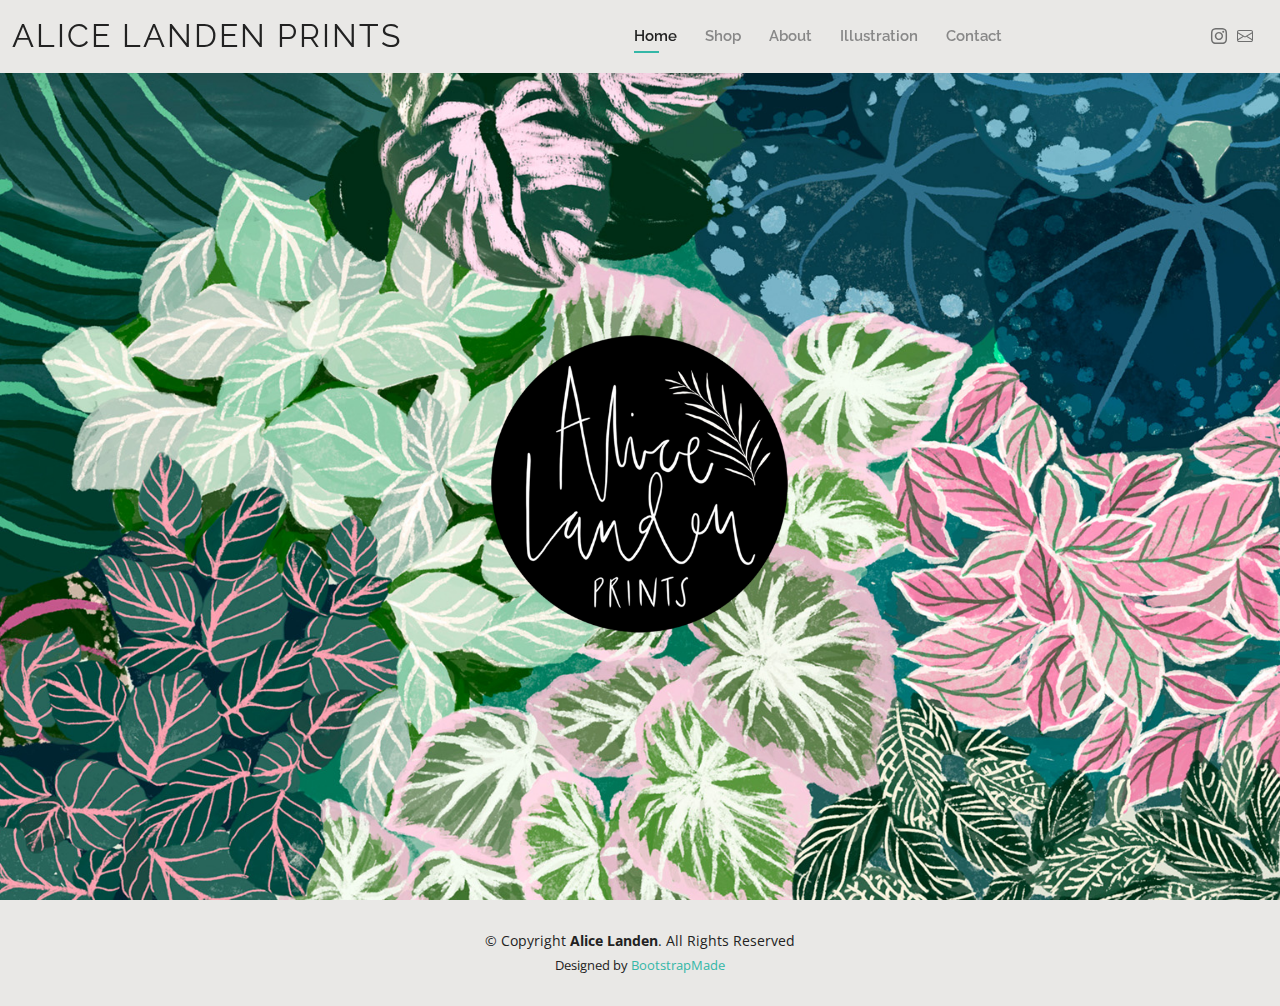
<file: index.html>
<!DOCTYPE html>
<html lang="en">

<head>
  <meta charset="utf-8">
  <meta content="width=device-width, initial-scale=1.0" name="viewport">

  <title>Alice Landen Prints</title>
  <meta content="" name="description">
  <meta content="" name="keywords">

  <!-- Favicons -->
  <link href="assets/img/favicon.ico" rel="icon">

  <!-- Google Fonts -->
  <link href="https://fonts.googleapis.com/css?family=Open+Sans:300,300i,400,400i,600,600i,700,700i|Raleway:300,300i,400,400i,500,500i,600,600i,700,700i|Poppins:300,300i,400,400i,500,500i,600,600i,700,700i" rel="stylesheet">

  <!-- Vendor CSS Files -->
  <link href="assets/vendor/aos/aos.css" rel="stylesheet">
  <link href="assets/vendor/bootstrap/css/bootstrap.min.css" rel="stylesheet">
  <link href="assets/vendor/bootstrap-icons/bootstrap-icons.css" rel="stylesheet">
  <link href="assets/vendor/boxicons/css/boxicons.min.css" rel="stylesheet">
  <link href="assets/vendor/glightbox/css/glightbox.min.css" rel="stylesheet">
  <link href="assets/vendor/swiper/swiper-bundle.min.css" rel="stylesheet">

  <!-- Template Main CSS File -->
  <link href="assets/css/style.css" rel="stylesheet">

  <!-- =======================================================
  * Template Name: Kelly - v4.7.0
  * Template URL: https://bootstrapmade.com/kelly-free-bootstrap-cv-resume-html-template/
  * Author: BootstrapMade.com
  * License: https://bootstrapmade.com/license/
  ======================================================== -->
</head>

<body>

  <!-- ======= Header ======= -->
  <header id="header" class="fixed-top">
    <div class="container-fluid d-flex justify-content-between align-items-center">

      <h1 class="logo me-auto me-lg-0"><a href="index.html">Alice Landen Prints</a></h1>

      <nav id="navbar" class="navbar order-last order-lg-0">
        <ul>
          <li><a class="active" href="index.html">Home</a></li>
          <li><a href="https://www.etsy.com/uk/shop/AliceLandenPrints" target="_blank">Shop</a></li>
          <li><a href="about.html">About</a></li>
          <li><a href="illustration.html">Illustration</a></li>
          <li><a href="contact.html">Contact</a></li>
        </ul>
        <i class="bi bi-list mobile-nav-toggle"></i>
      </nav><!-- .navbar -->

      <div class="header-social-links">
        <a href="https://www.instagram.com/alicelandenprints/" class="instagram"><i class="bi bi-instagram"></i></a>
        <a href="mailto:alicelanden@gmail.com" class="mail"><i class="bi bi-envelope"></i></a>
      </div>
    </div>

  </header><!-- End Header -->

  <!-- ======= Hero Section ======= -->
  <section id="hero" class="d-flex align-items-center">
    <div class="container d-flex flex-column align-items-center" data-aos="zoom-in" data-aos-delay="100">
      <a href="index.html" class="logo"><img src="assets/img/logo.png" alt="" class="img-fluid"></a>
    </div>
  </section><!-- End Hero -->

  <!-- ======= Footer ======= -->
  <footer id="footer">
    <div class="container">
      <div class="copyright">
        &copy; Copyright <strong><span>Alice Landen</span></strong>. All Rights Reserved
      </div>
      <div class="credits">
        <!-- All the links in the footer should remain intact. -->
        <!-- You can delete the links only if you purchased the pro version. -->
        <!-- Licensing information: https://bootstrapmade.com/license/ -->
        <!-- Purchase the pro version with working PHP/AJAX contact form: https://bootstrapmade.com/kelly-free-bootstrap-cv-resume-html-template/ -->
        Designed by <a href="https://bootstrapmade.com/">BootstrapMade</a>
      </div>
    </div>
  </footer><!-- End  Footer -->

  <div id="preloader"></div>
  <a href="#" class="back-to-top d-flex align-items-center justify-content-center"><i class="bi bi-arrow-up-short"></i></a>

  <!-- Vendor JS Files -->
  <script src="assets/vendor/purecounter/purecounter.js"></script>
  <script src="assets/vendor/aos/aos.js"></script>
  <script src="assets/vendor/bootstrap/js/bootstrap.bundle.min.js"></script>
  <script src="assets/vendor/glightbox/js/glightbox.min.js"></script>
  <script src="assets/vendor/isotope-layout/isotope.pkgd.min.js"></script>
  <script src="assets/vendor/swiper/swiper-bundle.min.js"></script>
  <script src="assets/vendor/waypoints/noframework.waypoints.js"></script>
  <script src="assets/vendor/php-email-form/validate.js"></script>

  <!-- Template Main JS File -->
  <script src="assets/js/main.js"></script>

</body>

</html>
</file>
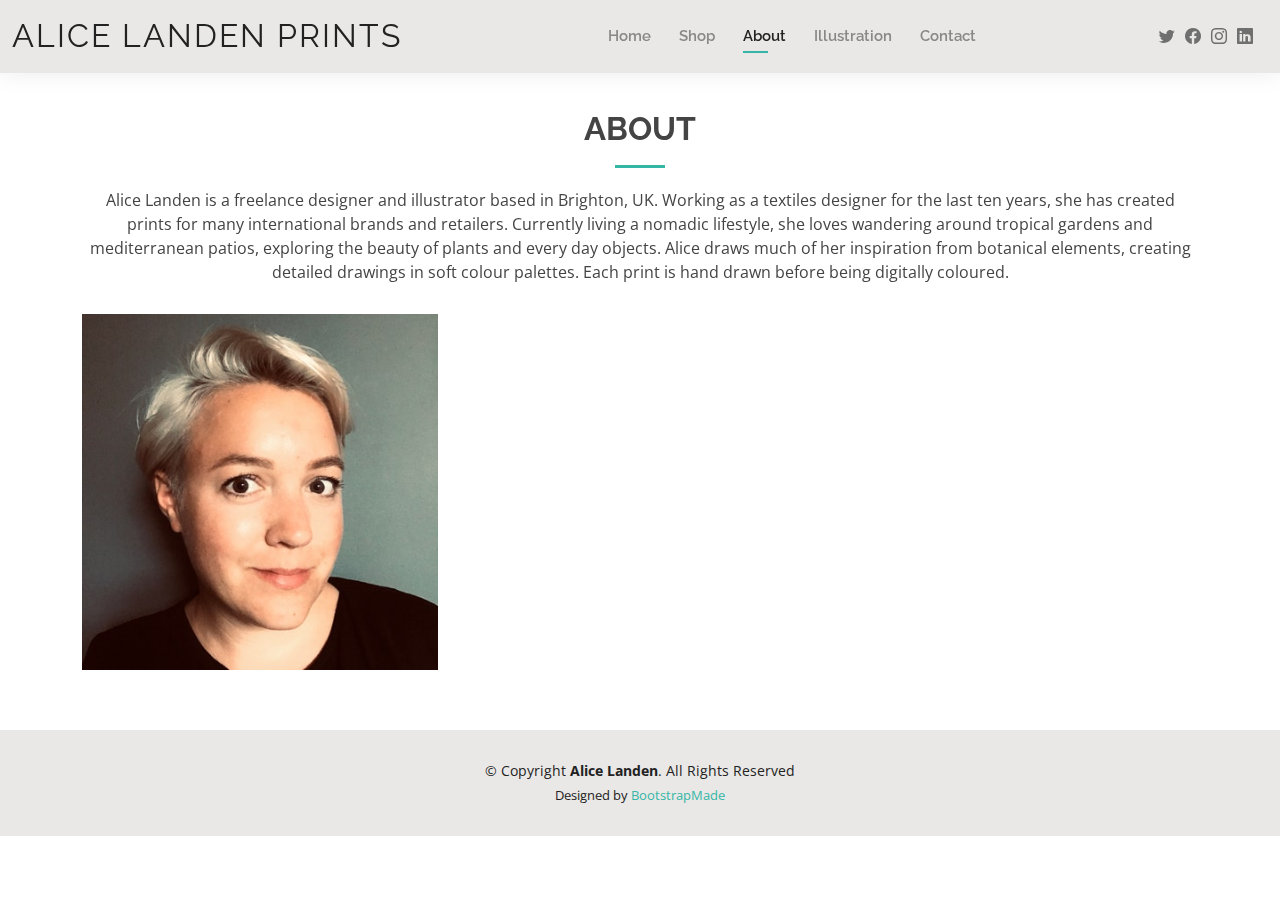
<file: about.html>
<!DOCTYPE html>
<html lang="en">

<head>
  <meta charset="utf-8">
  <meta content="width=device-width, initial-scale=1.0" name="viewport">

  <title>Alice Landen Prints</title>
  <meta content="" name="description">
  <meta content="" name="keywords">

  <!-- Favicons -->
  <link href="assets/img/favicon.ico" rel="icon">
  <link href="assets/img/favicon.ico" rel="apple-touch-icon">

  <!-- Google Fonts -->
  <link href="https://fonts.googleapis.com/css?family=Open+Sans:300,300i,400,400i,600,600i,700,700i|Raleway:300,300i,400,400i,500,500i,600,600i,700,700i|Poppins:300,300i,400,400i,500,500i,600,600i,700,700i" rel="stylesheet">

  <!-- Vendor CSS Files -->
  <link href="assets/vendor/aos/aos.css" rel="stylesheet">
  <link href="assets/vendor/bootstrap/css/bootstrap.min.css" rel="stylesheet">
  <link href="assets/vendor/bootstrap-icons/bootstrap-icons.css" rel="stylesheet">
  <link href="assets/vendor/boxicons/css/boxicons.min.css" rel="stylesheet">
  <link href="assets/vendor/glightbox/css/glightbox.min.css" rel="stylesheet">
  <link href="assets/vendor/swiper/swiper-bundle.min.css" rel="stylesheet">

  <!-- Template Main CSS File -->
  <link href="assets/css/style.css" rel="stylesheet">

  <!-- =======================================================
  * Template Name: Kelly - v4.7.0
  * Template URL: https://bootstrapmade.com/kelly-free-bootstrap-cv-resume-html-template/
  * Author: BootstrapMade.com
  * License: https://bootstrapmade.com/license/
  ======================================================== -->
</head>

<body>

  <!-- ======= Header ======= -->
  <header id="header" class="fixed-top">
    <div class="container-fluid d-flex justify-content-between align-items-center">

      <h1 class="logo me-auto me-lg-0"><a href="index.html">Alice Landen Prints</a></h1>
      <!-- Uncomment below if you prefer to use an image logo -->
      <!-- <a href="index.html" class="logo"><img src="assets/img/logo.png" alt="" class="img-fluid"></a>-->

      <nav id="navbar" class="navbar order-last order-lg-0">
        <ul>
          <li><a href="index.html">Home</a></li>
          <li><a href="https://www.etsy.com/uk/shop/AliceLandenPrints" target="_blank">Shop</a></li>
          <li><a class="active" href="about.html">About</a></li>
          <li><a href="illustration.html">Illustration</a></li>
          <li><a href="contact.html">Contact</a></li>
        </ul>
        <i class="bi bi-list mobile-nav-toggle"></i>
      </nav><!-- .navbar -->

      <div class="header-social-links">
        <a href="#" class="twitter"><i class="bi bi-twitter"></i></a>
        <a href="#" class="facebook"><i class="bi bi-facebook"></i></a>
        <a href="#" class="instagram"><i class="bi bi-instagram"></i></a>
        <a href="#" class="linkedin"><i class="bi bi-linkedin"></i></i></a>
      </div>

    </div>

  </header><!-- End Header -->

  <main id="main">

    <!-- ======= About Section ======= -->
    <section id="about" class="about">
      <div class="container" data-aos="fade-up">

        <div class="section-title">
          <h2>About</h2>
          <p>Alice Landen is a freelance designer and illustrator based in Brighton, UK. Working as a textiles designer for the last ten years, she has created prints for many international brands and retailers. Currently living a nomadic lifestyle, she loves wandering around tropical gardens and mediterranean patios, exploring the beauty of plants and every day objects. Alice draws much of her inspiration from botanical elements, creating detailed drawings in soft colour palettes. Each print is hand drawn before being digitally coloured.</p>
        </div>

        <div class="row">
          <div class="col-lg-4">
            <img src="assets/img/about.jpg" class="img-fluid" alt="">
          </div>
        </div>
      </div>
    </section>
  </main><!-- End #main -->

  <!-- ======= Footer ======= -->
  <footer id="footer">
    <div class="container">
      <div class="copyright">
        &copy; Copyright <strong><span>Alice Landen</span></strong>. All Rights Reserved
      </div>
      <div class="credits">
        <!-- All the links in the footer should remain intact. -->
        <!-- You can delete the links only if you purchased the pro version. -->
        <!-- Licensing information: https://bootstrapmade.com/license/ -->
        <!-- Purchase the pro version with working PHP/AJAX contact form: https://bootstrapmade.com/kelly-free-bootstrap-cv-resume-html-template/ -->
        Designed by <a href="https://bootstrapmade.com/">BootstrapMade</a>
      </div>
    </div>
  </footer><!-- End  Footer -->

  <div id="preloader"></div>
  <a href="#" class="back-to-top d-flex align-items-center justify-content-center"><i class="bi bi-arrow-up-short"></i></a>

  <!-- Vendor JS Files -->
  <script src="assets/vendor/purecounter/purecounter.js"></script>
  <script src="assets/vendor/aos/aos.js"></script>
  <script src="assets/vendor/bootstrap/js/bootstrap.bundle.min.js"></script>
  <script src="assets/vendor/glightbox/js/glightbox.min.js"></script>
  <script src="assets/vendor/isotope-layout/isotope.pkgd.min.js"></script>
  <script src="assets/vendor/swiper/swiper-bundle.min.js"></script>
  <script src="assets/vendor/waypoints/noframework.waypoints.js"></script>
  <script src="assets/vendor/php-email-form/validate.js"></script>

  <!-- Template Main JS File -->
  <script src="assets/js/main.js"></script>

</body>

</html>
</file>
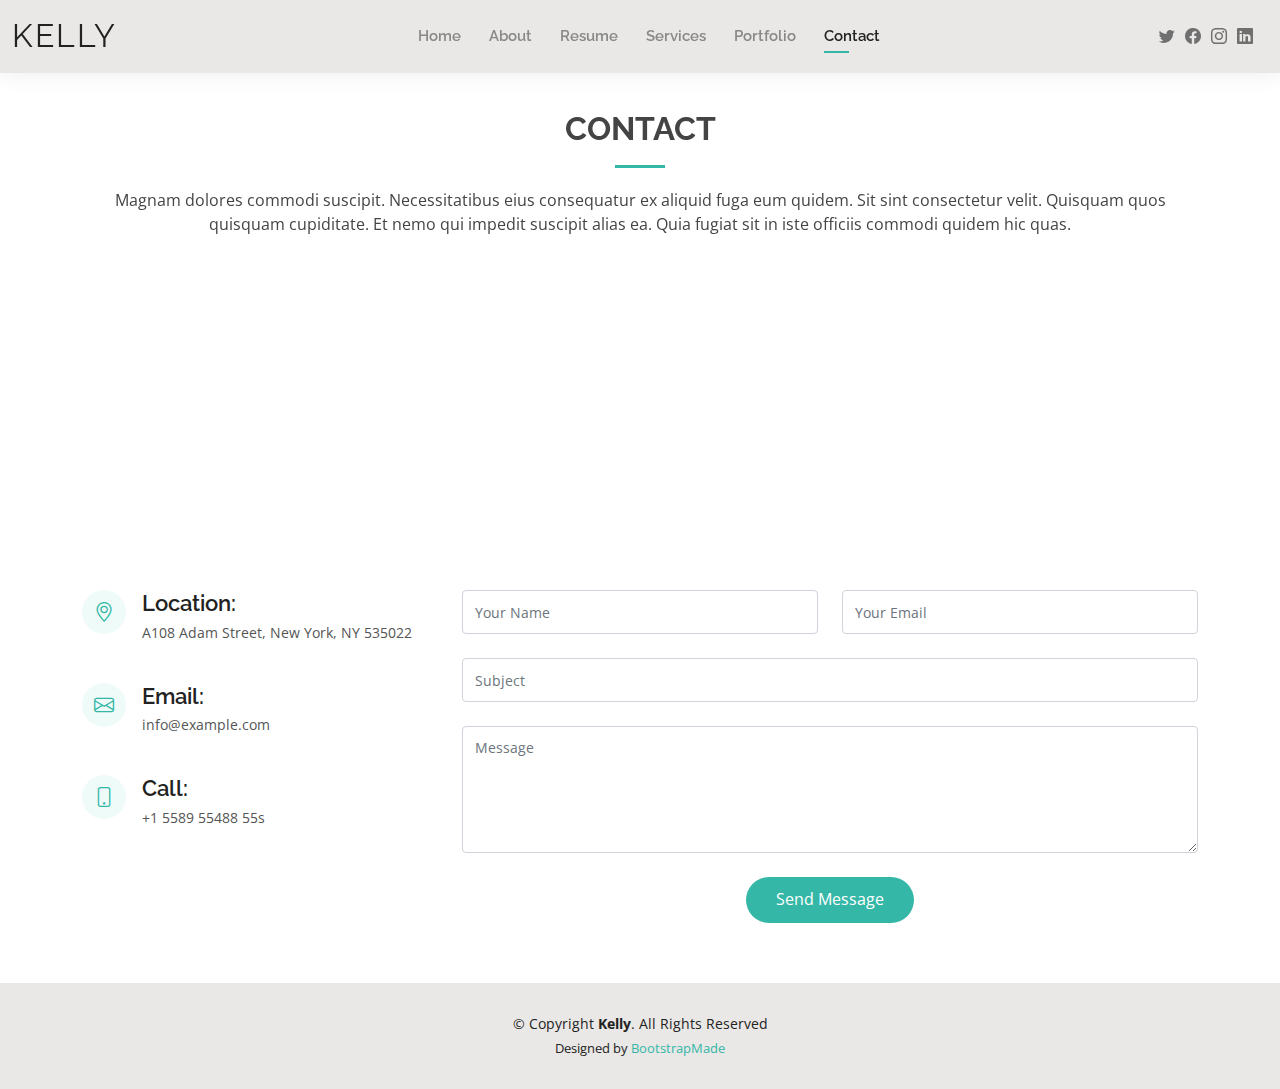
<file: contact.html>
<!DOCTYPE html>
<html lang="en">

<head>
  <meta charset="utf-8">
  <meta content="width=device-width, initial-scale=1.0" name="viewport">

  <title>Contact - Kelly Bootstrap Template</title>
  <meta content="" name="description">
  <meta content="" name="keywords">

  <!-- Favicons -->
  <link href="assets/img/favicon.png" rel="icon">
  <link href="assets/img/apple-touch-icon.png" rel="apple-touch-icon">

  <!-- Google Fonts -->
  <link href="https://fonts.googleapis.com/css?family=Open+Sans:300,300i,400,400i,600,600i,700,700i|Raleway:300,300i,400,400i,500,500i,600,600i,700,700i|Poppins:300,300i,400,400i,500,500i,600,600i,700,700i" rel="stylesheet">

  <!-- Vendor CSS Files -->
  <link href="assets/vendor/aos/aos.css" rel="stylesheet">
  <link href="assets/vendor/bootstrap/css/bootstrap.min.css" rel="stylesheet">
  <link href="assets/vendor/bootstrap-icons/bootstrap-icons.css" rel="stylesheet">
  <link href="assets/vendor/boxicons/css/boxicons.min.css" rel="stylesheet">
  <link href="assets/vendor/glightbox/css/glightbox.min.css" rel="stylesheet">
  <link href="assets/vendor/swiper/swiper-bundle.min.css" rel="stylesheet">

  <!-- Template Main CSS File -->
  <link href="assets/css/style.css" rel="stylesheet">

  <!-- =======================================================
  * Template Name: Kelly - v4.7.0
  * Template URL: https://bootstrapmade.com/kelly-free-bootstrap-cv-resume-html-template/
  * Author: BootstrapMade.com
  * License: https://bootstrapmade.com/license/
  ======================================================== -->
</head>

<body>

  <!-- ======= Header ======= -->
  <header id="header" class="fixed-top">
    <div class="container-fluid d-flex justify-content-between align-items-center">

      <h1 class="logo me-auto me-lg-0"><a href="index.html">Kelly</a></h1>
      <!-- Uncomment below if you prefer to use an image logo -->
      <!-- <a href="index.html" class="logo"><img src="assets/img/logo.png" alt="" class="img-fluid"></a>-->

      <nav id="navbar" class="navbar order-last order-lg-0">
        <ul>
          <li><a href="index.html">Home</a></li>
          <li><a href="about.html">About</a></li>
          <li><a href="resume.html">Resume</a></li>
          <li><a href="services.html">Services</a></li>
          <li><a href="portfolio.html">Portfolio</a></li>
          <li><a class="active" href="contact.html">Contact</a></li>
        </ul>
        <i class="bi bi-list mobile-nav-toggle"></i>
      </nav><!-- .navbar -->

      <div class="header-social-links">
        <a href="#" class="twitter"><i class="bi bi-twitter"></i></a>
        <a href="#" class="facebook"><i class="bi bi-facebook"></i></a>
        <a href="#" class="instagram"><i class="bi bi-instagram"></i></a>
        <a href="#" class="linkedin"><i class="bi bi-linkedin"></i></i></a>
      </div>

    </div>

  </header><!-- End Header -->

  <main id="main">

    <!-- ======= Contact Section ======= -->
    <section id="contact" class="contact">
      <div class="container" data-aos="fade-up">

        <div class="section-title">
          <h2>Contact</h2>
          <p>Magnam dolores commodi suscipit. Necessitatibus eius consequatur ex aliquid fuga eum quidem. Sit sint consectetur velit. Quisquam quos quisquam cupiditate. Et nemo qui impedit suscipit alias ea. Quia fugiat sit in iste officiis commodi quidem hic quas.</p>
        </div>

        <div>
          <iframe style="border:0; width: 100%; height: 270px;" src="https://www.google.com/maps/embed?pb=!1m14!1m8!1m3!1d12097.433213460943!2d-74.0062269!3d40.7101282!3m2!1i1024!2i768!4f13.1!3m3!1m2!1s0x0%3A0xb89d1fe6bc499443!2sDowntown+Conference+Center!5e0!3m2!1smk!2sbg!4v1539943755621" frameborder="0" allowfullscreen></iframe>
        </div>

        <div class="row mt-5">

          <div class="col-lg-4">
            <div class="info">
              <div class="address">
                <i class="bi bi-geo-alt"></i>
                <h4>Location:</h4>
                <p>A108 Adam Street, New York, NY 535022</p>
              </div>

              <div class="email">
                <i class="bi bi-envelope"></i>
                <h4>Email:</h4>
                <p>info@example.com</p>
              </div>

              <div class="phone">
                <i class="bi bi-phone"></i>
                <h4>Call:</h4>
                <p>+1 5589 55488 55s</p>
              </div>

            </div>

          </div>

          <div class="col-lg-8 mt-5 mt-lg-0">

            <form action="forms/contact.php" method="post" role="form" class="php-email-form">
              <div class="row">
                <div class="col-md-6 form-group">
                  <input type="text" name="name" class="form-control" id="name" placeholder="Your Name" required>
                </div>
                <div class="col-md-6 form-group mt-3 mt-md-0">
                  <input type="email" class="form-control" name="email" id="email" placeholder="Your Email" required>
                </div>
              </div>
              <div class="form-group mt-3">
                <input type="text" class="form-control" name="subject" id="subject" placeholder="Subject" required>
              </div>
              <div class="form-group mt-3">
                <textarea class="form-control" name="message" rows="5" placeholder="Message" required></textarea>
              </div>
              <div class="my-3">
                <div class="loading">Loading</div>
                <div class="error-message"></div>
                <div class="sent-message">Your message has been sent. Thank you!</div>
              </div>
              <div class="text-center"><button type="submit">Send Message</button></div>
            </form>

          </div>

        </div>

      </div>
    </section><!-- End Contact Section -->

  </main><!-- End #main -->

  <!-- ======= Footer ======= -->
  <footer id="footer">
    <div class="container">
      <div class="copyright">
        &copy; Copyright <strong><span>Kelly</span></strong>. All Rights Reserved
      </div>
      <div class="credits">
        <!-- All the links in the footer should remain intact. -->
        <!-- You can delete the links only if you purchased the pro version. -->
        <!-- Licensing information: https://bootstrapmade.com/license/ -->
        <!-- Purchase the pro version with working PHP/AJAX contact form: https://bootstrapmade.com/kelly-free-bootstrap-cv-resume-html-template/ -->
        Designed by <a href="https://bootstrapmade.com/">BootstrapMade</a>
      </div>
    </div>
  </footer><!-- End  Footer -->

  <div id="preloader"></div>
  <a href="#" class="back-to-top d-flex align-items-center justify-content-center"><i class="bi bi-arrow-up-short"></i></a>

  <!-- Vendor JS Files -->
  <script src="assets/vendor/purecounter/purecounter.js"></script>
  <script src="assets/vendor/aos/aos.js"></script>
  <script src="assets/vendor/bootstrap/js/bootstrap.bundle.min.js"></script>
  <script src="assets/vendor/glightbox/js/glightbox.min.js"></script>
  <script src="assets/vendor/isotope-layout/isotope.pkgd.min.js"></script>
  <script src="assets/vendor/swiper/swiper-bundle.min.js"></script>
  <script src="assets/vendor/waypoints/noframework.waypoints.js"></script>
  <script src="assets/vendor/php-email-form/validate.js"></script>

  <!-- Template Main JS File -->
  <script src="assets/js/main.js"></script>

</body>

</html>
</file>
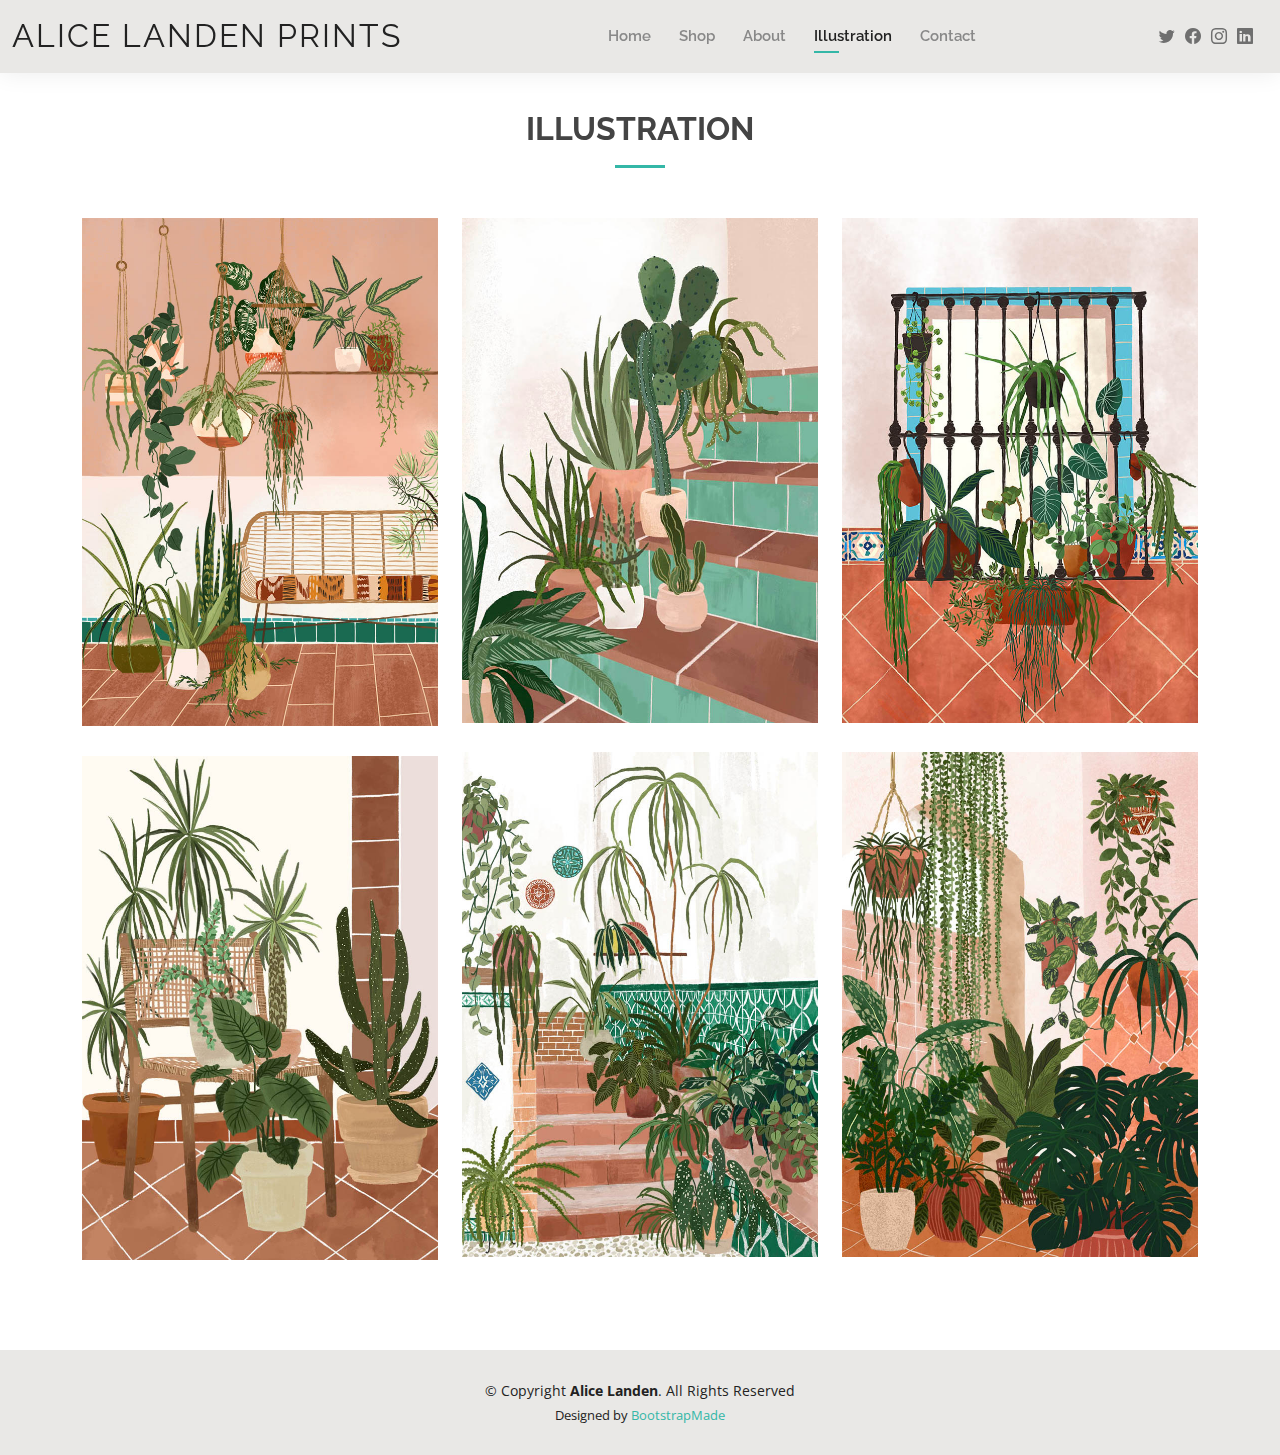
<file: portfolio.html>
<!DOCTYPE html>
<html lang="en">

<head>
  <meta charset="utf-8">
  <meta content="width=device-width, initial-scale=1.0" name="viewport">

  <title>Alice Landen Prints</title>
  <meta content="" name="description">
  <meta content="" name="keywords">

  <!-- Favicons -->
  <link href="assets/img/favicon.ico" rel="icon">
  <link href="assets/img/apple-touch-icon.png" rel="apple-touch-icon">

  <!-- Google Fonts -->
  <link href="https://fonts.googleapis.com/css?family=Open+Sans:300,300i,400,400i,600,600i,700,700i|Raleway:300,300i,400,400i,500,500i,600,600i,700,700i|Poppins:300,300i,400,400i,500,500i,600,600i,700,700i" rel="stylesheet">

  <!-- Vendor CSS Files -->
  <link href="assets/vendor/aos/aos.css" rel="stylesheet">
  <link href="assets/vendor/bootstrap/css/bootstrap.min.css" rel="stylesheet">
  <link href="assets/vendor/bootstrap-icons/bootstrap-icons.css" rel="stylesheet">
  <link href="assets/vendor/boxicons/css/boxicons.min.css" rel="stylesheet">
  <link href="assets/vendor/glightbox/css/glightbox.min.css" rel="stylesheet">
  <link href="assets/vendor/swiper/swiper-bundle.min.css" rel="stylesheet">

  <!-- Template Main CSS File -->
  <link href="assets/css/style.css" rel="stylesheet">

  <!-- =======================================================
  * Template Name: Kelly - v4.7.0
  * Template URL: https://bootstrapmade.com/kelly-free-bootstrap-cv-resume-html-template/
  * Author: BootstrapMade.com
  * License: https://bootstrapmade.com/license/
  ======================================================== -->
</head>

<body>

  <!-- ======= Header ======= -->
  <header id="header" class="fixed-top">
    <div class="container-fluid d-flex justify-content-between align-items-center">

      <h1 class="logo me-auto me-lg-0"><a href="index.html">Alice Landen Prints</a></h1>
      <!-- Uncomment below if you prefer to use an image logo -->
      <!-- <a href="index.html" class="logo"><img src="assets/img/logo.png" alt="" class="img-fluid"></a>-->

      <nav id="navbar" class="navbar order-last order-lg-0">
        <ul>
          <li><a href="index.html">Home</a></li>
          <li><a href="https://www.etsy.com/uk/shop/AliceLandenPrints" target="_blank">Shop</a></li>
          <li><a href="about.html">About</a></li>
          <li><a class="active" href="illustration.html">Illustration</a></li>
          <li><a href="contact.html">Contact</a></li>
        </ul>
        <i class="bi bi-list mobile-nav-toggle"></i>
      </nav><!-- .navbar -->

      <div class="header-social-links">
        <a href="#" class="twitter"><i class="bi bi-twitter"></i></a>
        <a href="#" class="facebook"><i class="bi bi-facebook"></i></a>
        <a href="#" class="instagram"><i class="bi bi-instagram"></i></a>
        <a href="#" class="linkedin"><i class="bi bi-linkedin"></i></i></a>
      </div>

    </div>

  </header><!-- End Header -->

  <main id="main">

    <!-- ======= Portfolio Section ======= -->
    <section id="portfolio" class="portfolio">
      <div class="container" data-aos="fade-up">

        <div class="section-title">
          <h2>Illustration</h2>
          <p></p>
        </div>

        <div class="row portfolio-container" data-aos="fade-up" data-aos-delay="200">

          <div class="col-lg-4 col-md-6 portfolio-item filter-app">
            <div class="portfolio-wrap">
              <img src="assets/img/portfolio/andalusian-garden.jpg" class="img-fluid" alt="">
              <div class="portfolio-info">
                <h4>Andalusian Garden</h4>
                <p></p>
                <div class="portfolio-links">
                  <a href="assets/img/portfolio/andalusian-garden.jpg" data-gallery="portfolioGallery" class="portfolio-lightbox" title=""><i class="bx bx-plus"></i></a>
                </div>
              </div>
            </div>
          </div>

          <div class="col-lg-4 col-md-6 portfolio-item filter-web">
            <div class="portfolio-wrap">
              <img src="assets/img/portfolio/blue-stairs.jpg" class="img-fluid" alt="">
              <div class="portfolio-info">
                <h4>Blue Stairs</h4>
                <p></p>
                <div class="portfolio-links">
                  <a href="assets/img/portfolio/blue-stairs.jpg" data-gallery="portfolioGallery" class="portfolio-lightbox" title=""><i class="bx bx-plus"></i></a>
                </div>
              </div>
            </div>
          </div>

          <div class="col-lg-4 col-md-6 portfolio-item filter-app">
            <div class="portfolio-wrap">
              <img src="assets/img/portfolio/frigiliana-window.jpg" class="img-fluid" alt="">
              <div class="portfolio-info">
                <h4>Frigiliana Window</h4>
                <p></p>
                <div class="portfolio-links">
                  <a href="assets/img/portfolio/frigiliana-window.jpg" data-gallery="portfolioGallery" class="portfolio-lightbox" title=""><i class="bx bx-plus"></i></a>
                </div>
              </div>
            </div>
          </div>

          <div class="col-lg-4 col-md-6 portfolio-item filter-card">
            <div class="portfolio-wrap">
              <img src="assets/img/portfolio/granada.jpg" class="img-fluid" alt="">
              <div class="portfolio-info">
                <h4>Granada</h4>
                <p></p>
                <div class="portfolio-links">
                  <a href="assets/img/portfolio/granada.jpg" data-gallery="portfolioGallery" class="portfolio-lightbox" title=""><i class="bx bx-plus"></i></a>
                </div>
              </div>
            </div>
          </div>

          <div class="col-lg-4 col-md-6 portfolio-item filter-web">
            <div class="portfolio-wrap">
              <img src="assets/img/portfolio/los-patios-cordoba.jpg" class="img-fluid" alt="">
              <div class="portfolio-info">
                <h4>Los Patios Cordoba</h4>
                <p></p>
                <div class="portfolio-links">
                  <a href="assets/img/portfolio/los-patios-cordoba.jpg" data-gallery="portfolioGallery" class="portfolio-lightbox" title=""><i class="bx bx-plus"></i></a>
                </div>
              </div>
            </div>
          </div>

          <div class="col-lg-4 col-md-6 portfolio-item filter-app">
            <div class="portfolio-wrap">
              <img src="assets/img/portfolio/rattan-chair.jpg" class="img-fluid" alt="">
              <div class="portfolio-info">
                <h4>Rattan Chair</h4>
                <p></p>
                <div class="portfolio-links">
                  <a href="assets/img/portfolio/rattan-chair.jpg" data-gallery="portfolioGallery" class="portfolio-lightbox" title=""><i class="bx bx-plus"></i></a>
                </div>
              </div>
            </div>
          </div>

        </div>

      </div>
    </section><!-- End Portfolio Section -->

  </main><!-- End #main -->

  <!-- ======= Footer ======= -->
  <footer id="footer">
    <div class="container">
      <div class="copyright">
        &copy; Copyright <strong><span>Alice Landen</span></strong>. All Rights Reserved
      </div>
      <div class="credits">
        <!-- All the links in the footer should remain intact. -->
        <!-- You can delete the links only if you purchased the pro version. -->
        <!-- Licensing information: https://bootstrapmade.com/license/ -->
        <!-- Purchase the pro version with working PHP/AJAX contact form: https://bootstrapmade.com/kelly-free-bootstrap-cv-resume-html-template/ -->
        Designed by <a href="https://bootstrapmade.com/">BootstrapMade</a>
      </div>
    </div>
  </footer><!-- End  Footer -->

  <div id="preloader"></div>
  <a href="#" class="back-to-top d-flex align-items-center justify-content-center"><i class="bi bi-arrow-up-short"></i></a>

  <!-- Vendor JS Files -->
  <script src="assets/vendor/purecounter/purecounter.js"></script>
  <script src="assets/vendor/aos/aos.js"></script>
  <script src="assets/vendor/bootstrap/js/bootstrap.bundle.min.js"></script>
  <script src="assets/vendor/glightbox/js/glightbox.min.js"></script>
  <script src="assets/vendor/isotope-layout/isotope.pkgd.min.js"></script>
  <script src="assets/vendor/swiper/swiper-bundle.min.js"></script>
  <script src="assets/vendor/waypoints/noframework.waypoints.js"></script>
  <script src="assets/vendor/php-email-form/validate.js"></script>

  <!-- Template Main JS File -->
  <script src="assets/js/main.js"></script>

</body>

</html>
</file>
<file: assets/css/style.css>
/**
* Template Name: Kelly - v4.7.0
* Template URL: https://bootstrapmade.com/kelly-free-bootstrap-cv-resume-html-template/
* Author: BootstrapMade.com
* License: https://bootstrapmade.com/license/
*/

/*--------------------------------------------------------------
# General
--------------------------------------------------------------*/
body {
  font-family: "Open Sans", sans-serif;
  color: #444444;
}

a {
  color: #34b7a7;
  text-decoration: none;
}

a:hover {
  color: #51cdbe;
  text-decoration: none;
}

h1, h2, h3, h4, h5, h6 {
  font-family: "Raleway", sans-serif;
}

#main {
  margin-top: 50px;
}
@media (max-width: 992px) {
  #main {
    margin-top: 30px;
  }
}

/*--------------------------------------------------------------
# Preloader
--------------------------------------------------------------*/
#preloader {
  position: fixed;
  top: 0;
  left: 0;
  right: 0;
  bottom: 0;
  z-index: 9999;
  overflow: hidden;
  background: #fff;
}

#preloader:before {
  content: "";
  position: fixed;
  top: calc(50% - 30px);
  left: calc(50% - 30px);
  border: 6px solid #34b7a7;
  border-top-color: #dcf5f2;
  border-radius: 50%;
  width: 60px;
  height: 60px;
  -webkit-animation: animate-preloader 1s linear infinite;
  animation: animate-preloader 1s linear infinite;
}

@-webkit-keyframes animate-preloader {
  0% {
    transform: rotate(0deg);
  }
  100% {
    transform: rotate(360deg);
  }
}

@keyframes animate-preloader {
  0% {
    transform: rotate(0deg);
  }
  100% {
    transform: rotate(360deg);
  }
}
/*--------------------------------------------------------------
# Back to top button
--------------------------------------------------------------*/
.back-to-top {
  position: fixed;
  visibility: hidden;
  opacity: 0;
  right: 15px;
  bottom: 15px;
  z-index: 996;
  background: #34b7a7;
  width: 40px;
  height: 40px;
  border-radius: 50px;
  transition: all 0.4s;
}
.back-to-top i {
  font-size: 24px;
  color: #fff;
  line-height: 0;
}
.back-to-top:hover {
  background: #49cbbb;
  color: #fff;
}
.back-to-top.active {
  visibility: visible;
  opacity: 1;
}

/*--------------------------------------------------------------
# Header
--------------------------------------------------------------*/
#header {
  background: #e9e8e6;
  box-shadow: 0px 0px 25px 0 rgba(0, 0, 0, 0.08);
  z-index: 997;
  padding: 15px 0;
}
#header .logo {
  font-size: 32px;
  margin: 0;
  padding: 0;
  line-height: 1;
  font-weight: 400;
  letter-spacing: 2px;
  text-transform: uppercase;
}
#header .logo a {
  color: #222222;
}
#header .logo img {
  max-height: 40px;
}
@media (max-width: 992px) {
  #header .logo {
    font-size: 28px;
  }
}

/*--------------------------------------------------------------
# Header Social Links
--------------------------------------------------------------*/
.header-social-links {
  padding-right: 15px;
}
.header-social-links a {
  color: #6f6f6f;
  padding-left: 6px;
  display: inline-block;
  line-height: 0px;
  transition: 0.3s;
  font-size: 16px;
}
.header-social-links a:hover {
  color: #34b7a7;
}

/*--------------------------------------------------------------
# Navigation Menu
--------------------------------------------------------------*/
/**
* Desktop Navigation 
*/
.navbar {
  padding: 0;
}
.navbar ul {
  margin: 0;
  padding: 0;
  display: flex;
  list-style: none;
  align-items: center;
}
.navbar li {
  position: relative;
  padding: 10px 0 10px 28px;
}
.navbar a, .navbar a:focus {
  display: flex;
  align-items: center;
  justify-content: space-between;
  font-family: "Raleway", sans-serif;
  font-size: 15px;
  font-weight: 600;
  color: #888888;
  white-space: nowrap;
  transition: 0.3s;
  position: relative;
}
.navbar a i, .navbar a:focus i {
  font-size: 12px;
  line-height: 0;
  margin-left: 5px;
}
.navbar > ul > li > a:before {
  content: "";
  position: absolute;
  width: 0;
  height: 2px;
  bottom: -5px;
  left: 0;
  background-color: #34b7a7;
  visibility: hidden;
  width: 0px;
  transition: all 0.3s ease-in-out 0s;
}
.navbar a:hover:before, .navbar li:hover > a:before, .navbar .active:before {
  visibility: visible;
  width: 25px;
}
.navbar a:hover, .navbar .active, .navbar .active:focus, .navbar li:hover > a {
  color: #222222;
}
.navbar .dropdown ul {
  display: block;
  position: absolute;
  left: 14px;
  top: calc(100% + 30px);
  margin: 0;
  padding: 10px 0;
  z-index: 99;
  opacity: 0;
  visibility: hidden;
  background: #fff;
  box-shadow: 0px 0px 30px rgba(127, 137, 161, 0.25);
  transition: 0.3s;
  border-radius: 4px;
}
.navbar .dropdown ul li {
  min-width: 200px;
  padding: 0;
}
.navbar .dropdown ul a {
  padding: 10px 20px;
  font-size: 15px;
  text-transform: none;
  font-weight: 600;
}
.navbar .dropdown ul a i {
  font-size: 12px;
}
.navbar .dropdown ul a:hover, .navbar .dropdown ul .active:hover, .navbar .dropdown ul li:hover > a {
  color: #34b7a7;
}
.navbar .dropdown:hover > ul {
  opacity: 1;
  top: 100%;
  visibility: visible;
}
.navbar .dropdown .dropdown ul {
  top: 0;
  left: calc(100% - 30px);
  visibility: hidden;
}
.navbar .dropdown .dropdown:hover > ul {
  opacity: 1;
  top: 0;
  left: 100%;
  visibility: visible;
}
@media (max-width: 1366px) {
  .navbar .dropdown .dropdown ul {
    left: -90%;
  }
  .navbar .dropdown .dropdown:hover > ul {
    left: -100%;
  }
}

/**
* Mobile Navigation 
*/
.mobile-nav-toggle {
  color: #222222;
  font-size: 28px;
  cursor: pointer;
  display: none;
  line-height: 0;
  transition: 0.5s;
}
.mobile-nav-toggle.bi-x {
  color: #fff;
}

@media (max-width: 991px) {
  .mobile-nav-toggle {
    display: block;
  }

  .navbar ul {
    display: none;
  }
}
.navbar-mobile {
  position: fixed;
  overflow: hidden;
  top: 0;
  right: 0;
  left: 0;
  bottom: 0;
  background: rgba(9, 9, 9, 0.9);
  transition: 0.3s;
  z-index: 999;
}
.navbar-mobile .mobile-nav-toggle {
  position: absolute;
  top: 15px;
  right: 15px;
}
.navbar-mobile ul {
  display: block;
  position: absolute;
  top: 55px;
  right: 15px;
  bottom: 15px;
  left: 15px;
  padding: 10px 0;
  border-radius: 10px;
  background-color: #fff;
  overflow-y: auto;
  transition: 0.3s;
}
.navbar-mobile a, .navbar-mobile a:focus {
  font-size: 15px;
  padding-right: 15px;
  color: #222222;
}
.navbar-mobile a:hover, .navbar-mobile .active, .navbar-mobile li:hover > a {
  color: #34b7a7;
}
.navbar-mobile .getstarted, .navbar-mobile .getstarted:focus {
  margin: 15px;
}
.navbar-mobile .dropdown ul {
  position: static;
  display: none;
  margin: 10px 20px;
  padding: 10px 0;
  z-index: 99;
  opacity: 1;
  visibility: visible;
  background: #fff;
  box-shadow: 0px 0px 30px rgba(127, 137, 161, 0.25);
}
.navbar-mobile .dropdown ul li {
  min-width: 200px;
}
.navbar-mobile .dropdown ul a {
  padding: 10px 20px;
}
.navbar-mobile .dropdown ul a i {
  font-size: 12px;
}
.navbar-mobile .dropdown ul a:hover, .navbar-mobile .dropdown ul .active:hover, .navbar-mobile .dropdown ul li:hover > a {
  color: #34b7a7;
}
.navbar-mobile .dropdown > .dropdown-active {
  display: block;
}

/*--------------------------------------------------------------
# Hero Section
--------------------------------------------------------------*/
#hero {
  width: 100%;
  height: 100vh;
  background: url("../img/begonia.jpg") top right;
  background-size: cover;
}
#hero .container {
  padding-top: 70px;
  position: relative;
}
@media (max-width: 992px) {
  #hero .container {
    padding-top: 58px;
  }
}
#hero h1 {
  margin: 0;
  font-size: 48px;
  font-weight: 700;
  line-height: 56px;
  color: #222222;
}
#hero h2 {
  color: #6f6f6f;
  margin: 10px 0 0 0;
  font-size: 22px;
}
#hero .btn-about {
  font-family: "Raleway", sans-serif;
  text-transform: uppercase;
  font-weight: 600;
  font-size: 12px;
  letter-spacing: 1px;
  display: inline-block;
  padding: 12px 40px;
  border-radius: 50px;
  transition: 0.5s;
  margin-top: 30px;
  color: #fff;
  background: #34b7a7;
}
#hero .btn-about:hover {
  background: #3dc8b7;
}
@media (min-width: 1024px) {
  #hero {
    background-attachment: fixed;
  }
}
@media (max-width: 992px) {
  #hero:before {
    content: "";
    background: rgba(255, 255, 255, 0.8);
    position: absolute;
    bottom: 0;
    top: 0;
    left: 0;
    right: 0;
  }
  #hero h1 {
    font-size: 28px;
    line-height: 36px;
  }
  #hero h2 {
    font-size: 18px;
    line-height: 24px;
  }
}

/*--------------------------------------------------------------
# Sections General
--------------------------------------------------------------*/
section {
  padding: 60px 0;
}

.section-bg {
  background-color: #e7f8f6;
}

.section-title {
  text-align: center;
  padding-bottom: 30px;
}
.section-title h2 {
  font-size: 32px;
  font-weight: bold;
  text-transform: uppercase;
  margin-bottom: 20px;
  padding-bottom: 20px;
  position: relative;
}
.section-title h2::after {
  content: "";
  position: absolute;
  display: block;
  width: 50px;
  height: 3px;
  background: #34b7a7;
  bottom: 0;
  left: calc(50% - 25px);
}
.section-title p {
  margin-bottom: 0;
}

/*--------------------------------------------------------------
# Cta
--------------------------------------------------------------*/
.cta {
  background: linear-gradient(rgba(0, 0, 0, 0.6), rgba(0, 0, 0, 0.6)), url("../img/bg-1.jpg") fixed center center;
  background-size: cover;
  padding: 80px 0;
}
.cta h3 {
  color: #fff;
  font-size: 28px;
  font-weight: 700;
}
.cta p {
  color: #fff;
}
.cta .cta-btn {
  font-family: "Raleway", sans-serif;
  text-transform: uppercase;
  font-weight: 500;
  font-size: 16px;
  letter-spacing: 1px;
  display: inline-block;
  padding: 8px 20px;
  border-radius: 2px;
  transition: 0.5s;
  margin: 10px;
  border: 2px solid #fff;
  color: #fff;
}
.cta .cta-btn:hover {
  background: #34b7a7;
  border: 2px solid #34b7a7;
}
@media (max-width: 1024px) {
  .cta {
    background-attachment: scroll;
  }
}
@media (min-width: 769px) {
  .cta .cta-btn-container {
    display: flex;
    align-items: center;
    justify-content: flex-end;
  }
}

/*--------------------------------------------------------------
# About
--------------------------------------------------------------*/
.about .content h3 {
  font-weight: 700;
  font-size: 26px;
  color: #555555;
}
.about .content ul {
  list-style: none;
  padding: 0;
}
.about .content ul li {
  padding-bottom: 10px;
}
.about .content ul i {
  font-size: 20px;
  padding-right: 2px;
  color: #34b7a7;
}
.about .content p:last-child {
  margin-bottom: 0;
}

/*--------------------------------------------------------------
# Skills
--------------------------------------------------------------*/
.skills .progress {
  height: 60px;
  display: block;
  background: none;
  border-radius: 0;
}
.skills .progress .skill {
  padding: 10px 0;
  margin: 0 0 6px 0;
  text-transform: uppercase;
  display: block;
  font-weight: 600;
  font-family: "Poppins", sans-serif;
  color: #222222;
}
.skills .progress .skill .val {
  float: right;
  font-style: normal;
}
.skills .progress-bar-wrap {
  background: #f3f3f3;
}
.skills .progress-bar {
  width: 1px;
  height: 10px;
  transition: 0.9s;
  background-color: #34b7a7;
}

/*--------------------------------------------------------------
# Facts
--------------------------------------------------------------*/
.facts .counters span {
  font-size: 48px;
  display: block;
  color: #34b7a7;
}
.facts .counters p {
  padding: 0;
  margin: 0 0 20px 0;
  font-family: "Raleway", sans-serif;
  font-size: 14px;
}

/*--------------------------------------------------------------
# Testimonials
--------------------------------------------------------------*/
.testimonials .section-header {
  margin-bottom: 40px;
}
.testimonials .testimonials-carousel, .testimonials .testimonials-slider {
  overflow: hidden;
}
.testimonials .testimonial-item {
  text-align: center;
}
.testimonials .testimonial-item .testimonial-img {
  width: 120px;
  border-radius: 50%;
  border: 4px solid #fff;
  margin: 0 auto;
}
.testimonials .testimonial-item h3 {
  font-size: 20px;
  font-weight: bold;
  margin: 10px 0 5px 0;
  color: #111;
}
.testimonials .testimonial-item h4 {
  font-size: 14px;
  color: #999;
  margin: 0 0 15px 0;
}
.testimonials .testimonial-item .quote-icon-left, .testimonials .testimonial-item .quote-icon-right {
  color: #c8efea;
  font-size: 26px;
}
.testimonials .testimonial-item .quote-icon-left {
  display: inline-block;
  left: -5px;
  position: relative;
}
.testimonials .testimonial-item .quote-icon-right {
  display: inline-block;
  right: -5px;
  position: relative;
  top: 10px;
}
.testimonials .testimonial-item p {
  font-style: italic;
  margin: 0 auto 15px auto;
}
@media (min-width: 992px) {
  .testimonials .testimonial-item p {
    width: 80%;
  }
}
.testimonials .swiper-pagination {
  margin-top: 20px;
  position: relative;
}
.testimonials .swiper-pagination .swiper-pagination-bullet {
  width: 12px;
  height: 12px;
  background-color: #fff;
  opacity: 1;
  border: 1px solid #34b7a7;
}
.testimonials .swiper-pagination .swiper-pagination-bullet-active {
  background-color: #34b7a7;
}

/*--------------------------------------------------------------
# Resume
--------------------------------------------------------------*/
.resume .resume-title {
  font-size: 26px;
  font-weight: 400;
  margin-top: 20px;
  margin-bottom: 20px;
  color: #222222;
}
.resume .resume-item {
  padding: 0 0 20px 20px;
  margin-top: -2px;
  border-left: 2px solid #34b7a7;
  position: relative;
}
.resume .resume-item h4 {
  line-height: 18px;
  font-size: 18px;
  font-weight: 600;
  font-family: "Poppins", sans-serif;
  color: #1d685f;
  margin-bottom: 10px;
}
.resume .resume-item h5 {
  font-size: 16px;
  background: #effbf9;
  padding: 5px 15px;
  display: inline-block;
  font-weight: 600;
  margin-bottom: 10px;
  color: #34b7a7;
}
.resume .resume-item ul {
  padding-left: 20px;
}
.resume .resume-item ul li {
  padding-bottom: 10px;
}
.resume .resume-item:last-child {
  padding-bottom: 0;
}
.resume .resume-item::before {
  content: "";
  position: absolute;
  width: 16px;
  height: 16px;
  border-radius: 50px;
  left: -9px;
  top: 0;
  background: #fff;
  border: 2px solid #34b7a7;
}

/*--------------------------------------------------------------
# Services
--------------------------------------------------------------*/
.services .icon-box {
  text-align: center;
  padding: 70px 20px 80px 20px;
  transition: all ease-in-out 0.3s;
  background: #fff;
  box-shadow: 0px 0 35px 0 rgba(0, 0, 0, 0.08);
}
.services .icon-box .icon {
  margin: 0 auto;
  width: 100px;
  height: 100px;
  display: flex;
  align-items: center;
  justify-content: center;
  transition: ease-in-out 0.3s;
  position: relative;
}
.services .icon-box .icon i {
  font-size: 36px;
  transition: 0.5s;
  position: relative;
}
.services .icon-box .icon svg {
  position: absolute;
  top: 0;
  left: 0;
}
.services .icon-box .icon svg path {
  transition: 0.5s;
  fill: #f5f5f5;
}
.services .icon-box h4 {
  font-weight: 600;
  margin: 10px 0 15px 0;
  font-size: 22px;
}
.services .icon-box h4 a {
  color: #222222;
  transition: ease-in-out 0.3s;
}
.services .icon-box p {
  line-height: 24px;
  font-size: 14px;
  margin-bottom: 0;
}
.services .iconbox-blue i {
  color: #47aeff;
}
.services .iconbox-blue:hover .icon i {
  color: #fff;
}
.services .iconbox-blue:hover .icon path {
  fill: #47aeff;
}
.services .iconbox-orange i {
  color: #ffa76e;
}
.services .iconbox-orange:hover .icon i {
  color: #fff;
}
.services .iconbox-orange:hover .icon path {
  fill: #ffa76e;
}
.services .iconbox-pink i {
  color: #e80368;
}
.services .iconbox-pink:hover .icon i {
  color: #fff;
}
.services .iconbox-pink:hover .icon path {
  fill: #e80368;
}
.services .iconbox-yellow i {
  color: #ffbb2c;
}
.services .iconbox-yellow:hover .icon i {
  color: #fff;
}
.services .iconbox-yellow:hover .icon path {
  fill: #ffbb2c;
}
.services .iconbox-red i {
  color: #ff5828;
}
.services .iconbox-red:hover .icon i {
  color: #fff;
}
.services .iconbox-red:hover .icon path {
  fill: #ff5828;
}
.services .iconbox-teal i {
  color: #11dbcf;
}
.services .iconbox-teal:hover .icon i {
  color: #fff;
}
.services .iconbox-teal:hover .icon path {
  fill: #11dbcf;
}

/*--------------------------------------------------------------
# Portfolio
--------------------------------------------------------------*/
.portfolio .portfolio-item {
  margin-bottom: 30px;
}
.portfolio #portfolio-flters {
  padding: 0;
  margin: 0 auto 20px auto;
  list-style: none;
  text-align: center;
}
.portfolio #portfolio-flters li {
  cursor: pointer;
  display: inline-block;
  padding: 8px 16px 10px 16px;
  font-size: 13px;
  font-weight: 500;
  line-height: 1;
  text-transform: uppercase;
  color: #444444;
  margin-bottom: 5px;
  transition: all 0.3s ease-in-out;
  border-radius: 50px;
}
.portfolio #portfolio-flters li:hover, .portfolio #portfolio-flters li.filter-active {
  color: #fff;
  background: #34b7a7;
}
.portfolio #portfolio-flters li:last-child {
  margin-right: 0;
}
.portfolio .portfolio-wrap {
  transition: 0.3s;
  position: relative;
  overflow: hidden;
  z-index: 1;
  background: rgba(34, 34, 34, 0.6);
}
.portfolio .portfolio-wrap::before {
  content: "";
  background: rgba(34, 34, 34, 0.6);
  position: absolute;
  left: 0;
  right: 0;
  top: 0;
  bottom: 0;
  transition: all ease-in-out 0.3s;
  z-index: 2;
  opacity: 0;
}
.portfolio .portfolio-wrap img {
  transition: all ease-in-out 0.3s;
}
.portfolio .portfolio-wrap .portfolio-info {
  opacity: 0;
  position: absolute;
  top: 0;
  left: 0;
  right: 0;
  bottom: 0;
  z-index: 3;
  transition: all ease-in-out 0.3s;
  display: flex;
  flex-direction: column;
  justify-content: flex-end;
  align-items: flex-start;
  padding: 20px;
}
.portfolio .portfolio-wrap .portfolio-info h4 {
  font-size: 20px;
  color: #fff;
  font-weight: 600;
}
.portfolio .portfolio-wrap .portfolio-info p {
  color: rgba(255, 255, 255, 0.7);
  font-size: 14px;
  text-transform: uppercase;
  padding: 0;
  margin: 0;
  font-style: italic;
}
.portfolio .portfolio-wrap .portfolio-links {
  text-align: center;
  z-index: 4;
}
.portfolio .portfolio-wrap .portfolio-links a {
  color: #fff;
  margin: 0 5px 0 0;
  font-size: 28px;
  display: inline-block;
  transition: 0.3s;
}
.portfolio .portfolio-wrap .portfolio-links a:hover {
  color: #78d9cd;
}
.portfolio .portfolio-wrap:hover::before {
  opacity: 1;
}
.portfolio .portfolio-wrap:hover img {
  transform: scale(1.2);
}
.portfolio .portfolio-wrap:hover .portfolio-info {
  opacity: 1;
}

/*--------------------------------------------------------------
# Portfolio Details
--------------------------------------------------------------*/
.portfolio-details {
  padding-top: 0;
}
.portfolio-details .portfolio-details-slider img {
  width: 100%;
}
.portfolio-details .portfolio-details-slider .swiper-pagination {
  margin-top: 20px;
  position: relative;
}
.portfolio-details .portfolio-details-slider .swiper-pagination .swiper-pagination-bullet {
  width: 12px;
  height: 12px;
  background-color: #fff;
  opacity: 1;
  border: 1px solid #34b7a7;
}
.portfolio-details .portfolio-details-slider .swiper-pagination .swiper-pagination-bullet-active {
  background-color: #34b7a7;
}
.portfolio-details .portfolio-info {
  padding: 30px;
  box-shadow: 0px 0 30px rgba(34, 34, 34, 0.08);
}
.portfolio-details .portfolio-info h3 {
  font-size: 22px;
  font-weight: 700;
  margin-bottom: 20px;
  padding-bottom: 20px;
  border-bottom: 1px solid #eee;
}
.portfolio-details .portfolio-info ul {
  list-style: none;
  padding: 0;
  font-size: 15px;
}
.portfolio-details .portfolio-info ul li + li {
  margin-top: 10px;
}
.portfolio-details .portfolio-description {
  padding-top: 30px;
}
.portfolio-details .portfolio-description h2 {
  font-size: 26px;
  font-weight: 700;
  margin-bottom: 20px;
}
.portfolio-details .portfolio-description p {
  padding: 0;
}

/*--------------------------------------------------------------
# Contact
--------------------------------------------------------------*/
.contact .info {
  width: 100%;
  background: #fff;
}
.contact .info i {
  font-size: 20px;
  color: #34b7a7;
  float: left;
  width: 44px;
  height: 44px;
  background: #effbf9;
  display: flex;
  justify-content: center;
  align-items: center;
  border-radius: 50px;
  transition: all 0.3s ease-in-out;
}
.contact .info h4 {
  padding: 0 0 0 60px;
  font-size: 22px;
  font-weight: 600;
  margin-bottom: 5px;
  color: #222222;
}
.contact .info p {
  padding: 0 0 0 60px;
  margin-bottom: 0;
  font-size: 14px;
  color: #555555;
}
.contact .info .email, .contact .info .phone {
  margin-top: 40px;
}
.contact .info .email:hover i, .contact .info .address:hover i, .contact .info .phone:hover i {
  background: #34b7a7;
  color: #fff;
}
.contact .php-email-form {
  width: 100%;
  background: #fff;
}
.contact .php-email-form .form-group {
  padding-bottom: 8px;
}
.contact .php-email-form .error-message {
  display: none;
  color: #fff;
  background: #ed3c0d;
  text-align: center;
  padding: 15px;
  font-weight: 600;
}
.contact .php-email-form .sent-message {
  display: none;
  color: #fff;
  background: #18d26e;
  text-align: center;
  padding: 15px;
  font-weight: 600;
}
.contact .php-email-form .loading {
  display: none;
  background: #fff;
  text-align: center;
  padding: 15px;
}
.contact .php-email-form .loading:before {
  content: "";
  display: inline-block;
  border-radius: 50%;
  width: 24px;
  height: 24px;
  margin: 0 10px -6px 0;
  border: 3px solid #18d26e;
  border-top-color: #eee;
  -webkit-animation: animate-loading 1s linear infinite;
  animation: animate-loading 1s linear infinite;
}
.contact .php-email-form input, .contact .php-email-form textarea {
  border-radius: 4px;
  box-shadow: none;
  font-size: 14px;
}
.contact .php-email-form input:focus, .contact .php-email-form textarea:focus {
  border-color: #34b7a7;
}
.contact .php-email-form input {
  height: 44px;
}
.contact .php-email-form textarea {
  padding: 10px 12px;
}
.contact .php-email-form button[type=submit] {
  background: #34b7a7;
  border: 0;
  padding: 10px 30px 12px 30px;
  color: #fff;
  transition: 0.4s;
  border-radius: 50px;
}
.contact .php-email-form button[type=submit]:hover {
  background: #3dc8b7;
}
@-webkit-keyframes animate-loading {
  0% {
    transform: rotate(0deg);
  }
  100% {
    transform: rotate(360deg);
  }
}
@keyframes animate-loading {
  0% {
    transform: rotate(0deg);
  }
  100% {
    transform: rotate(360deg);
  }
}

/*--------------------------------------------------------------
# Footer
--------------------------------------------------------------*/
#footer {
  background: #e9e8e6;
  padding: 30px 0;
  color: #222222;
  font-size: 14px;
  text-align: center;
}
#footer .credits {
  padding-top: 5px;
  font-size: 13px;
}
#footer .credits a {
  color: #34b7a7;
}
</file>
